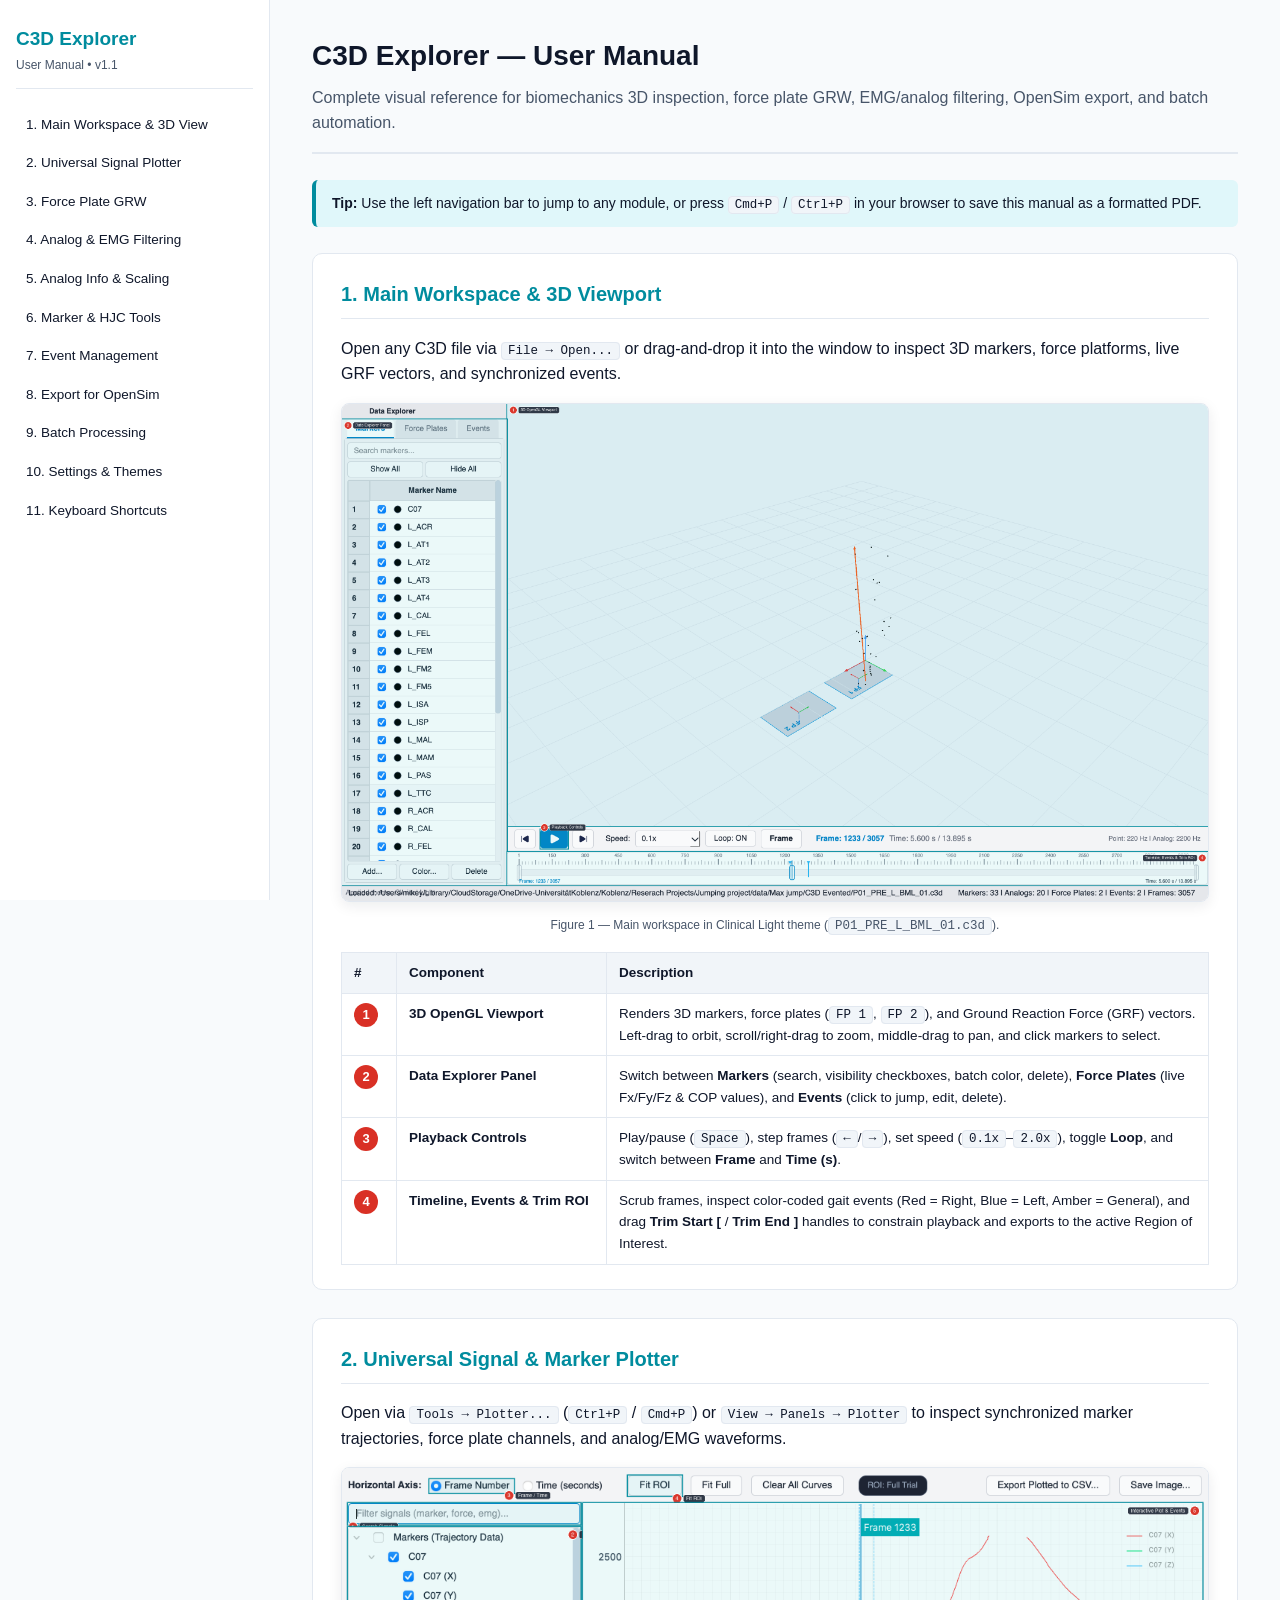
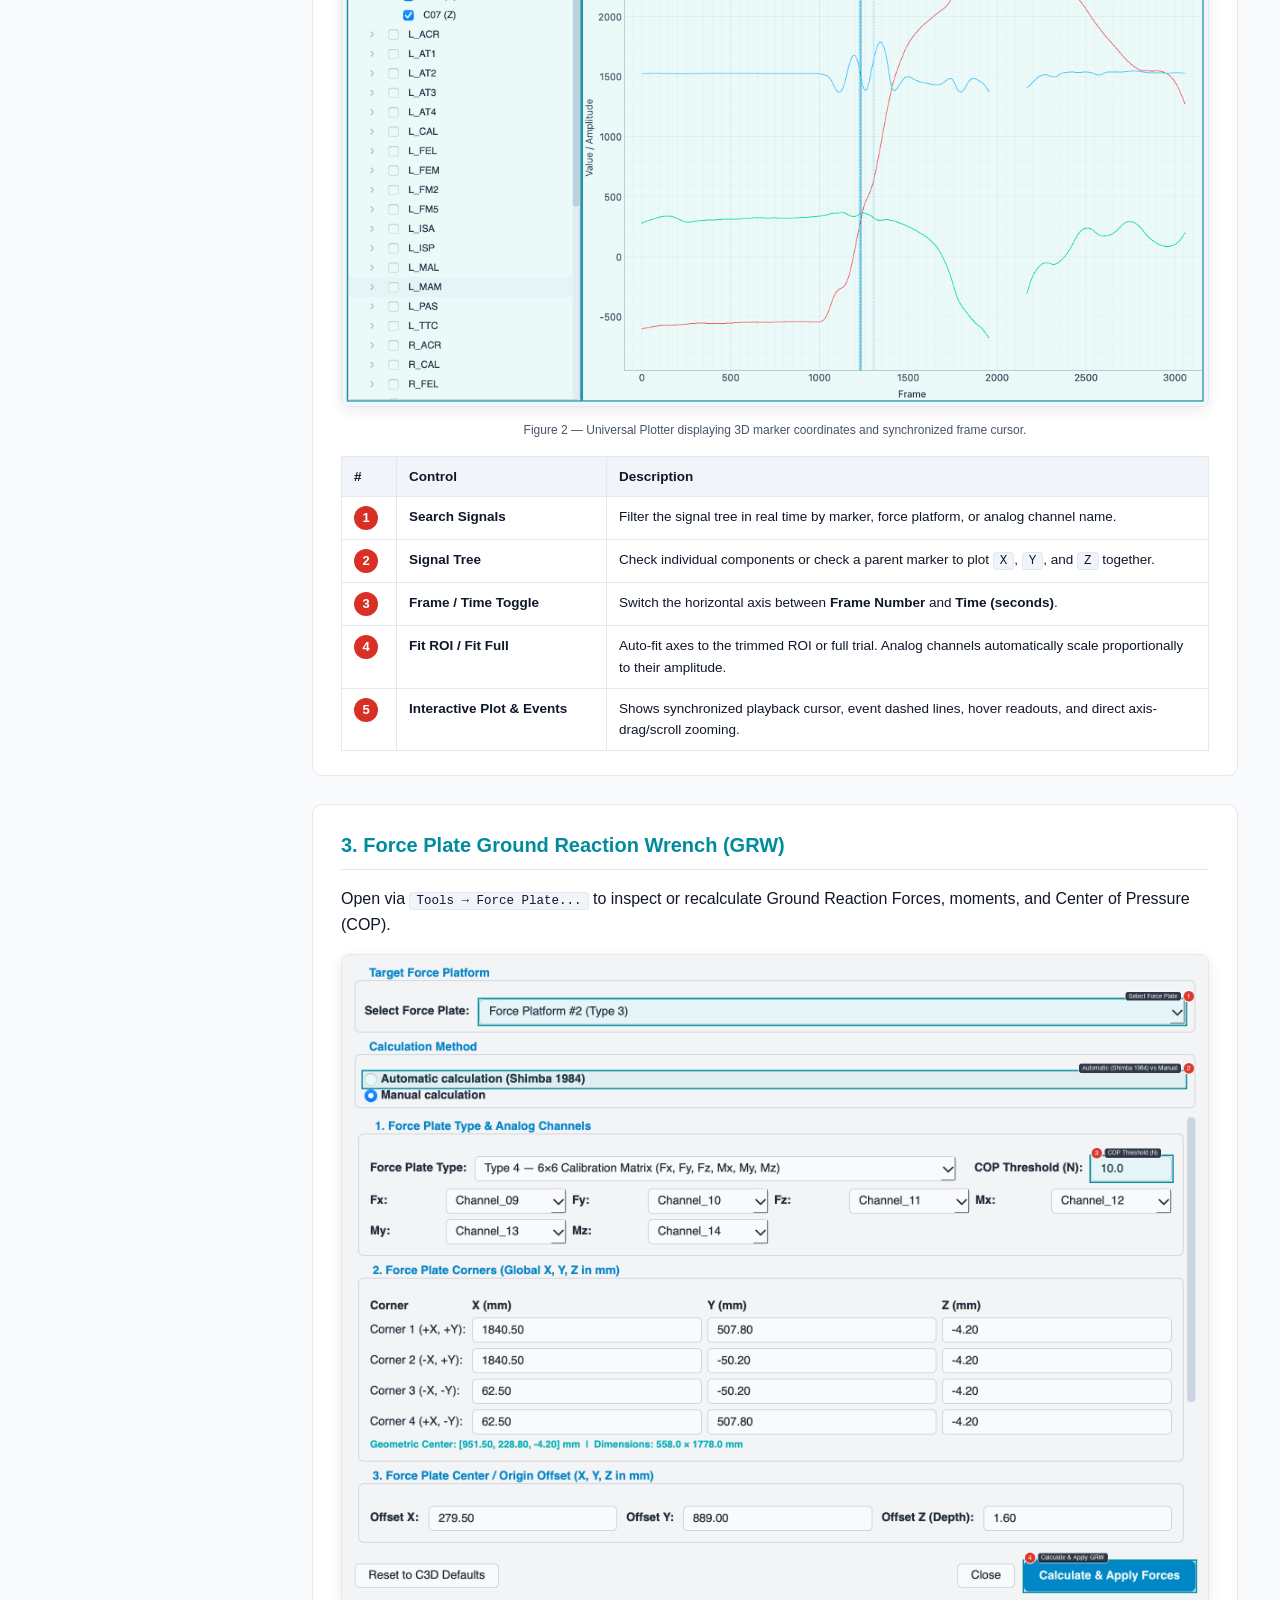
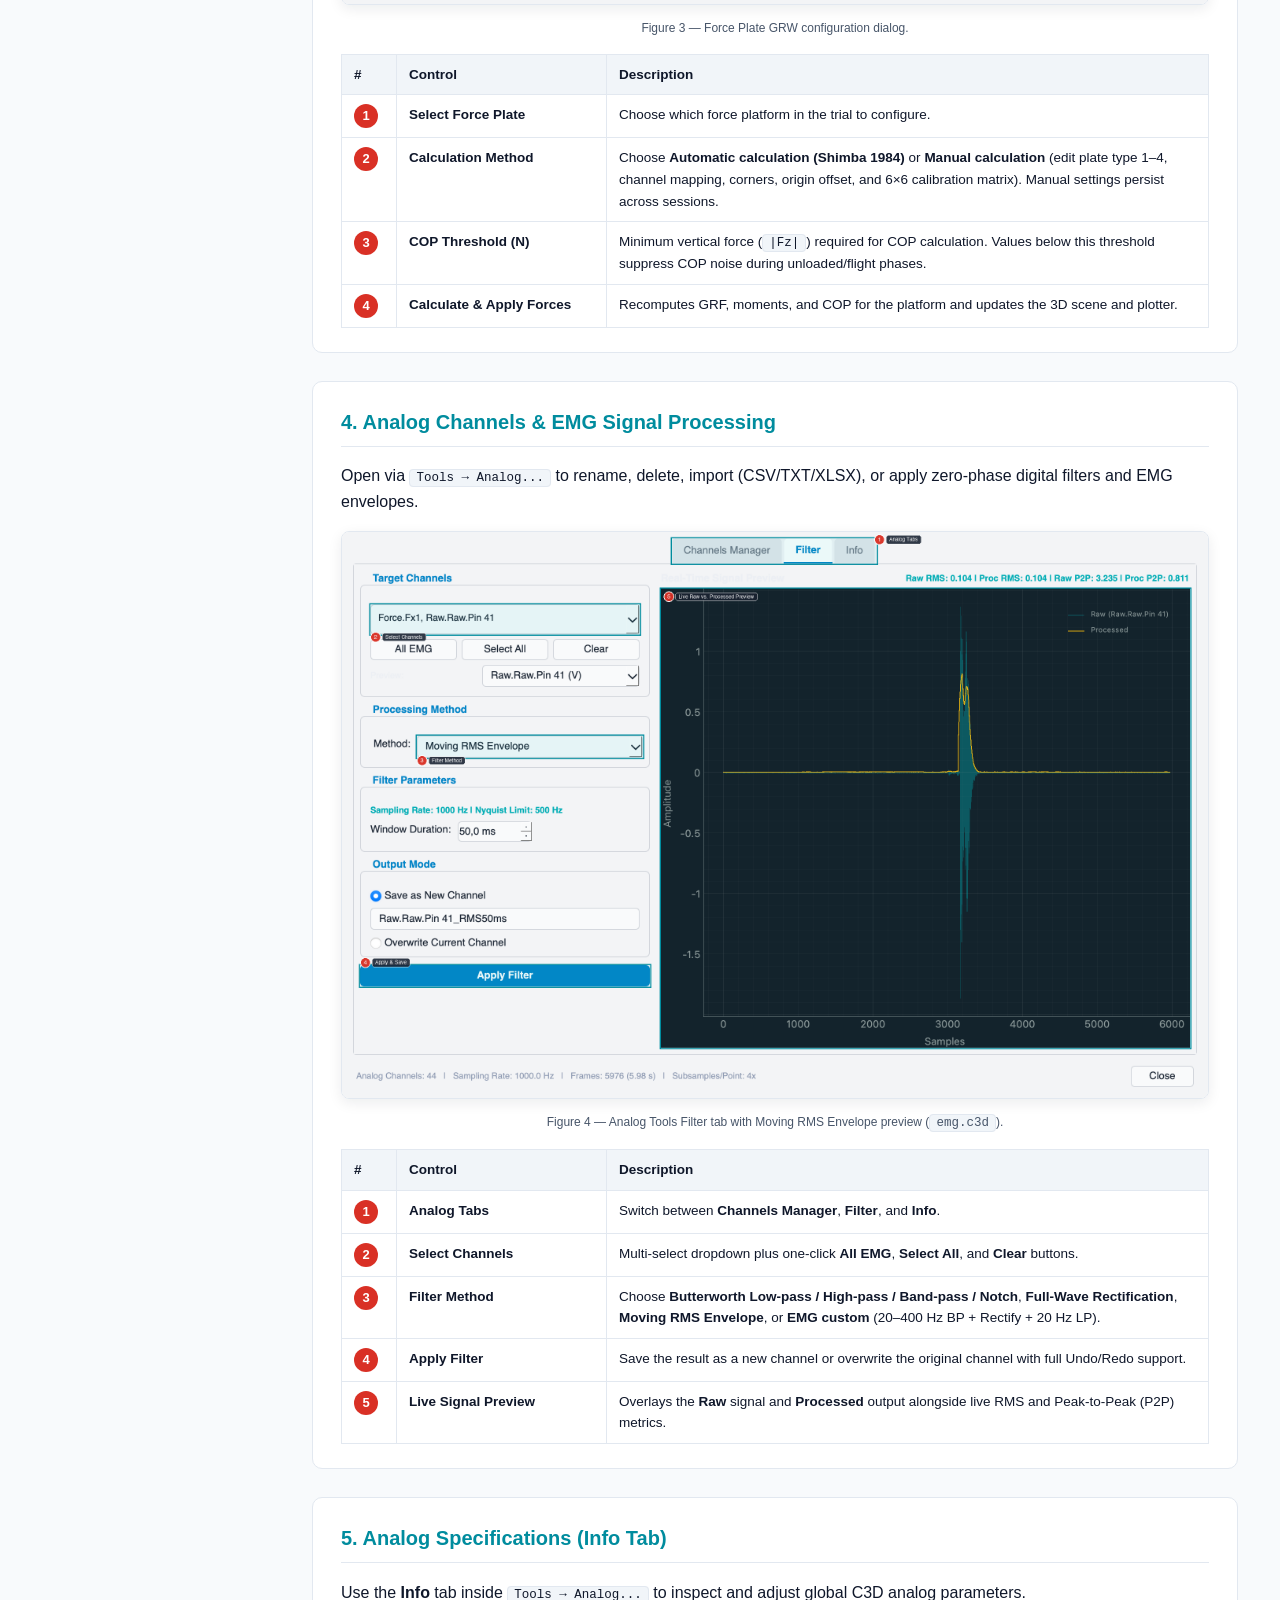
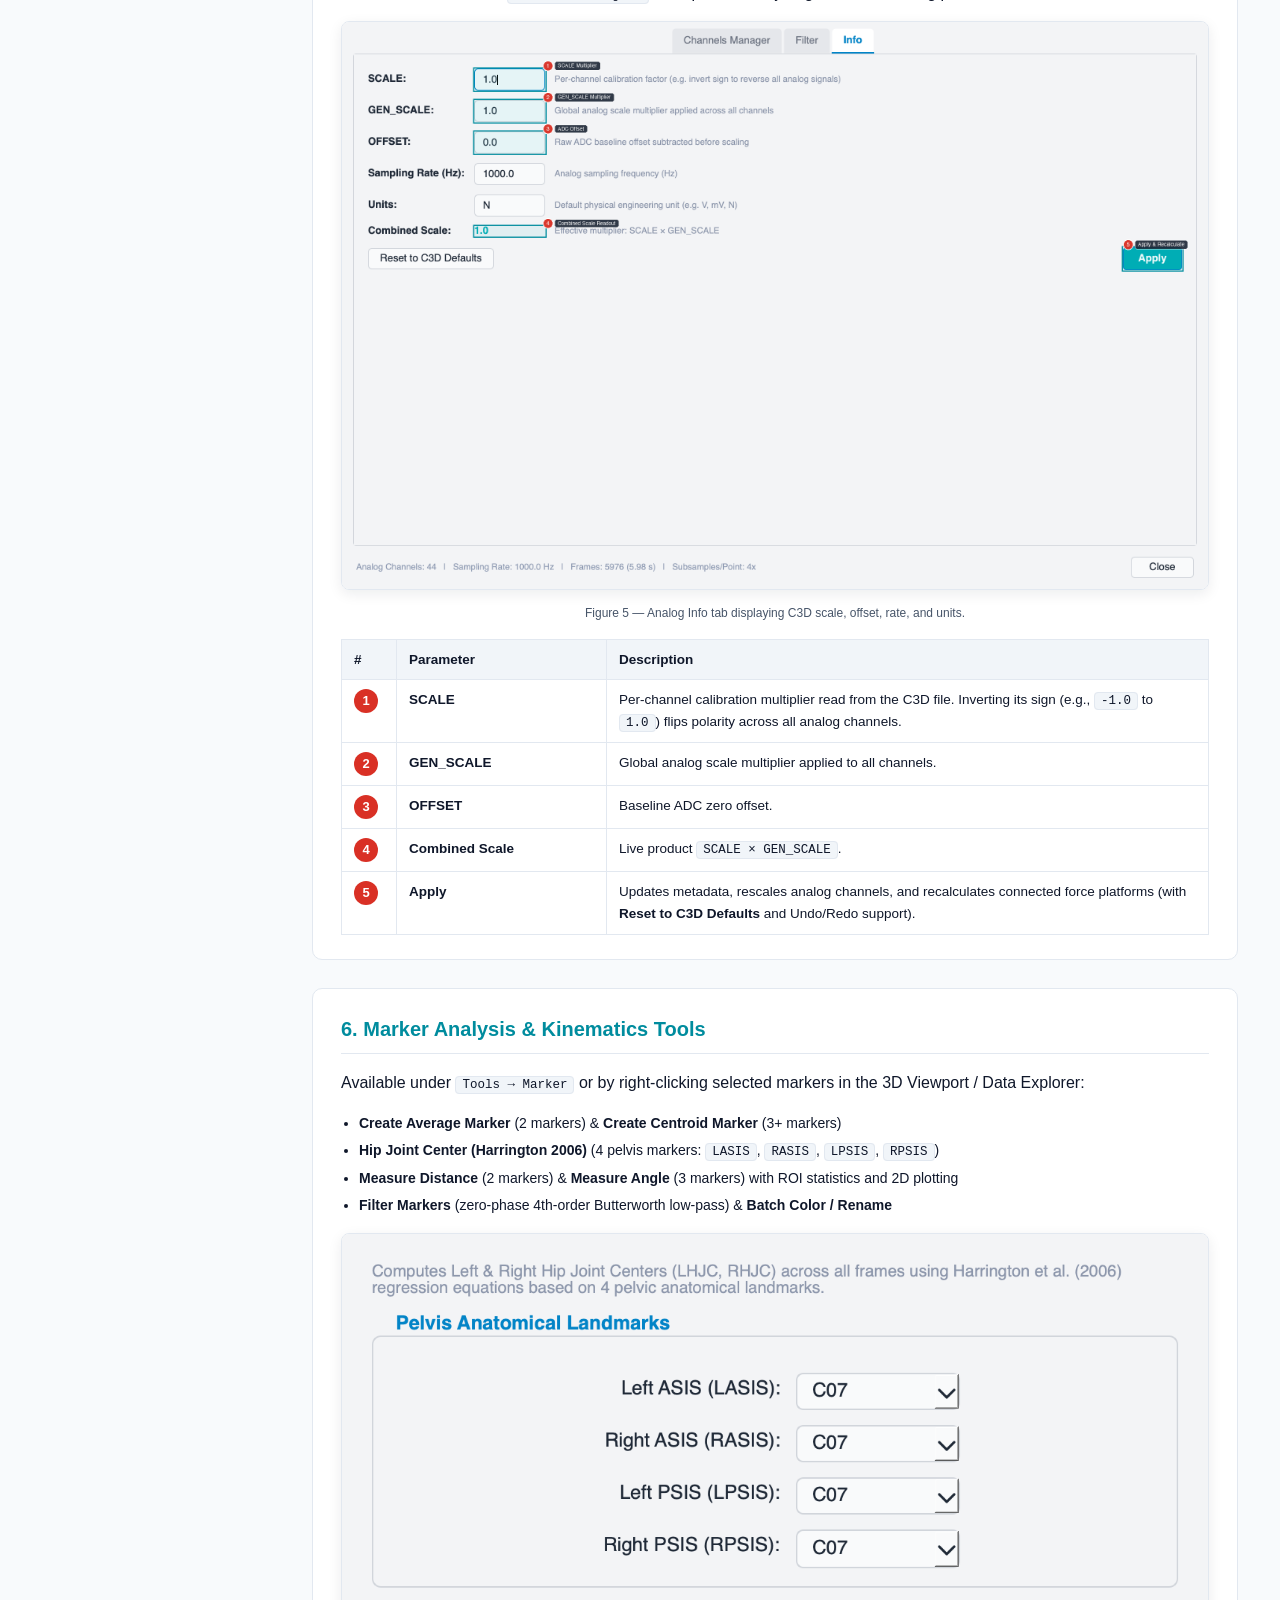
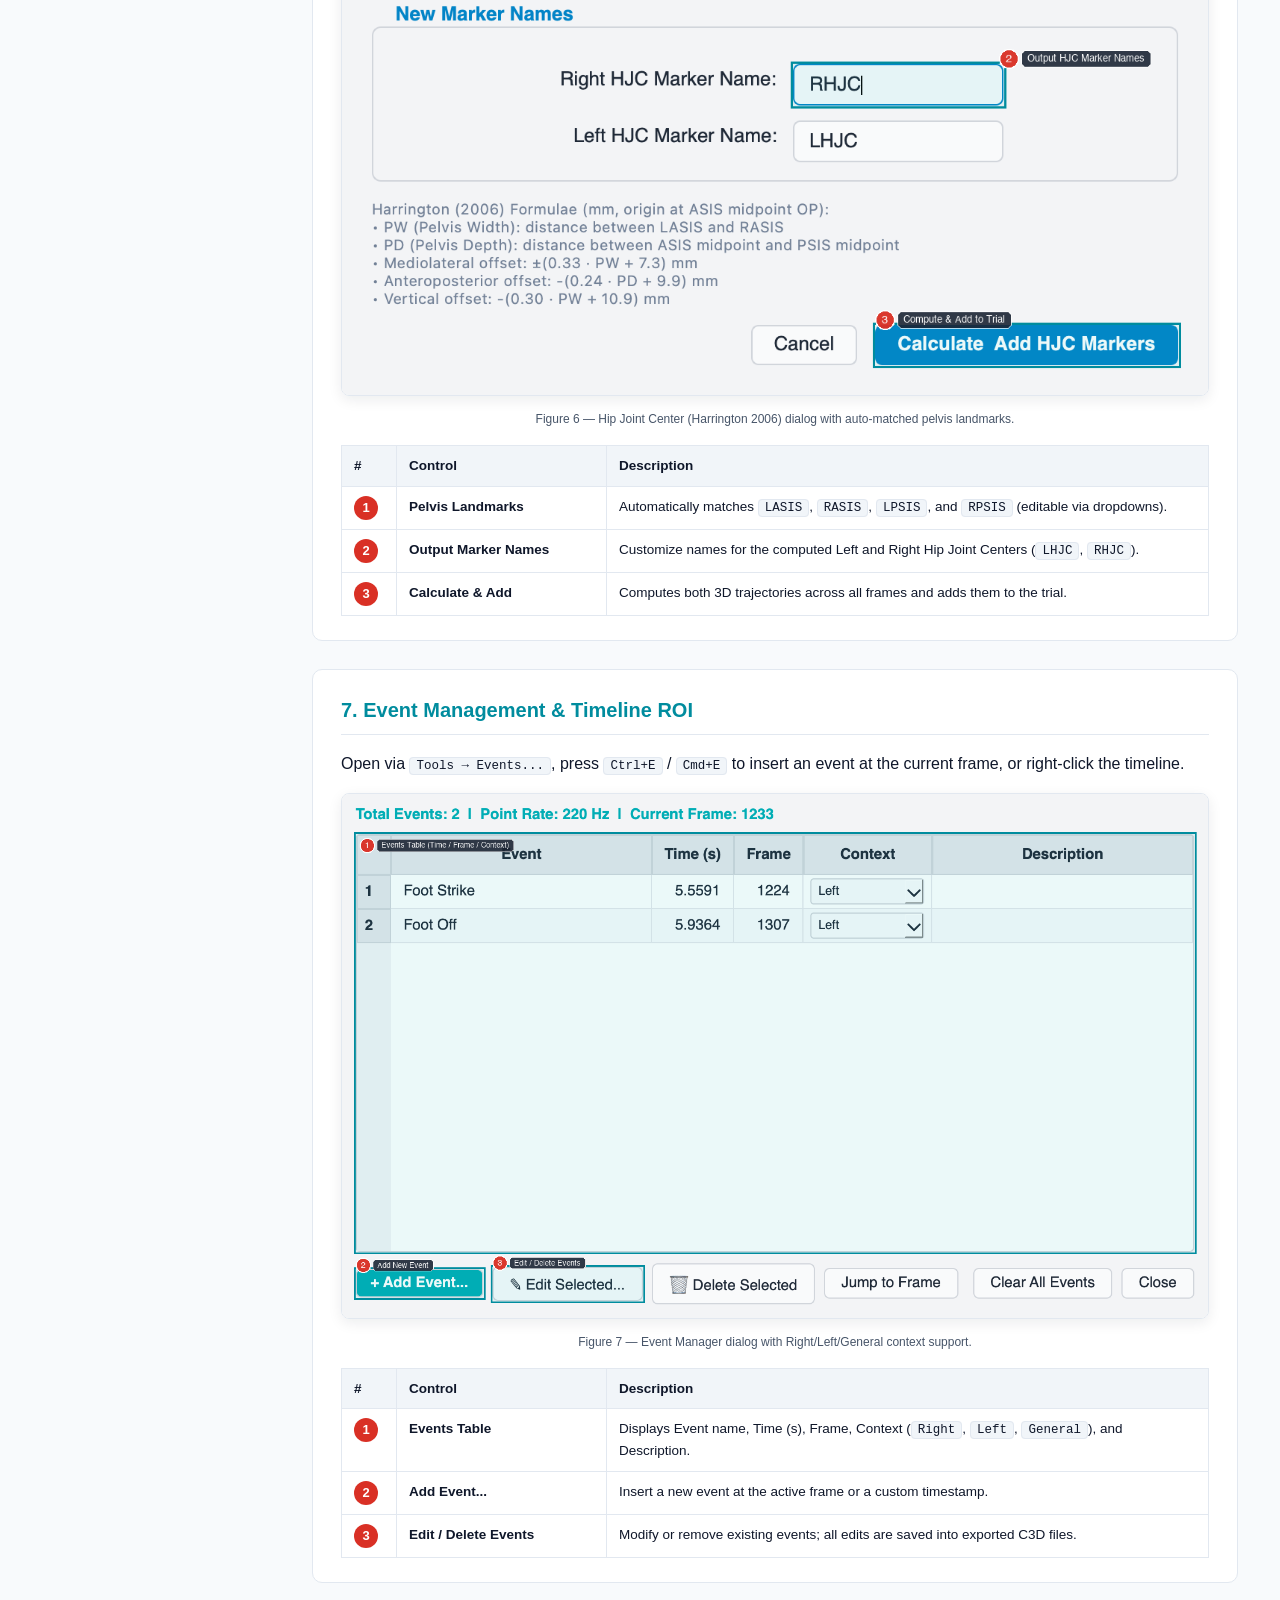
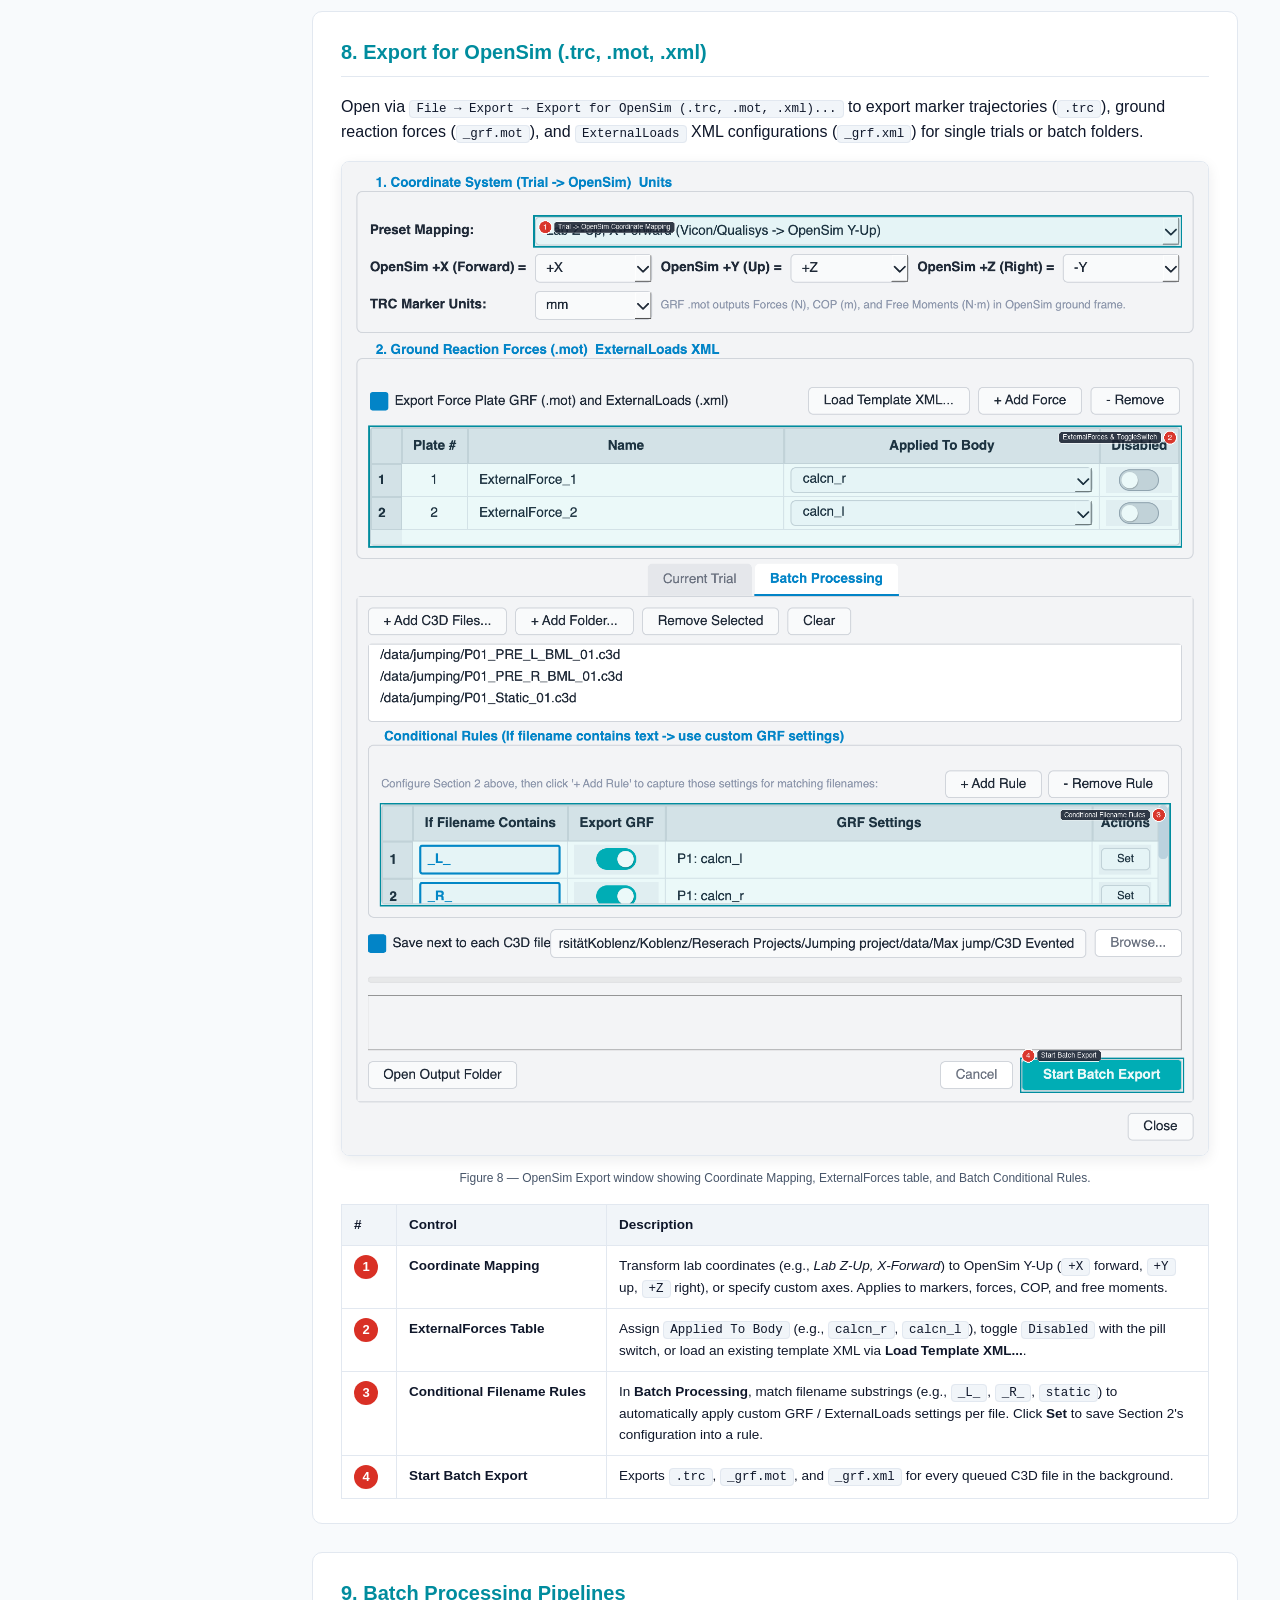
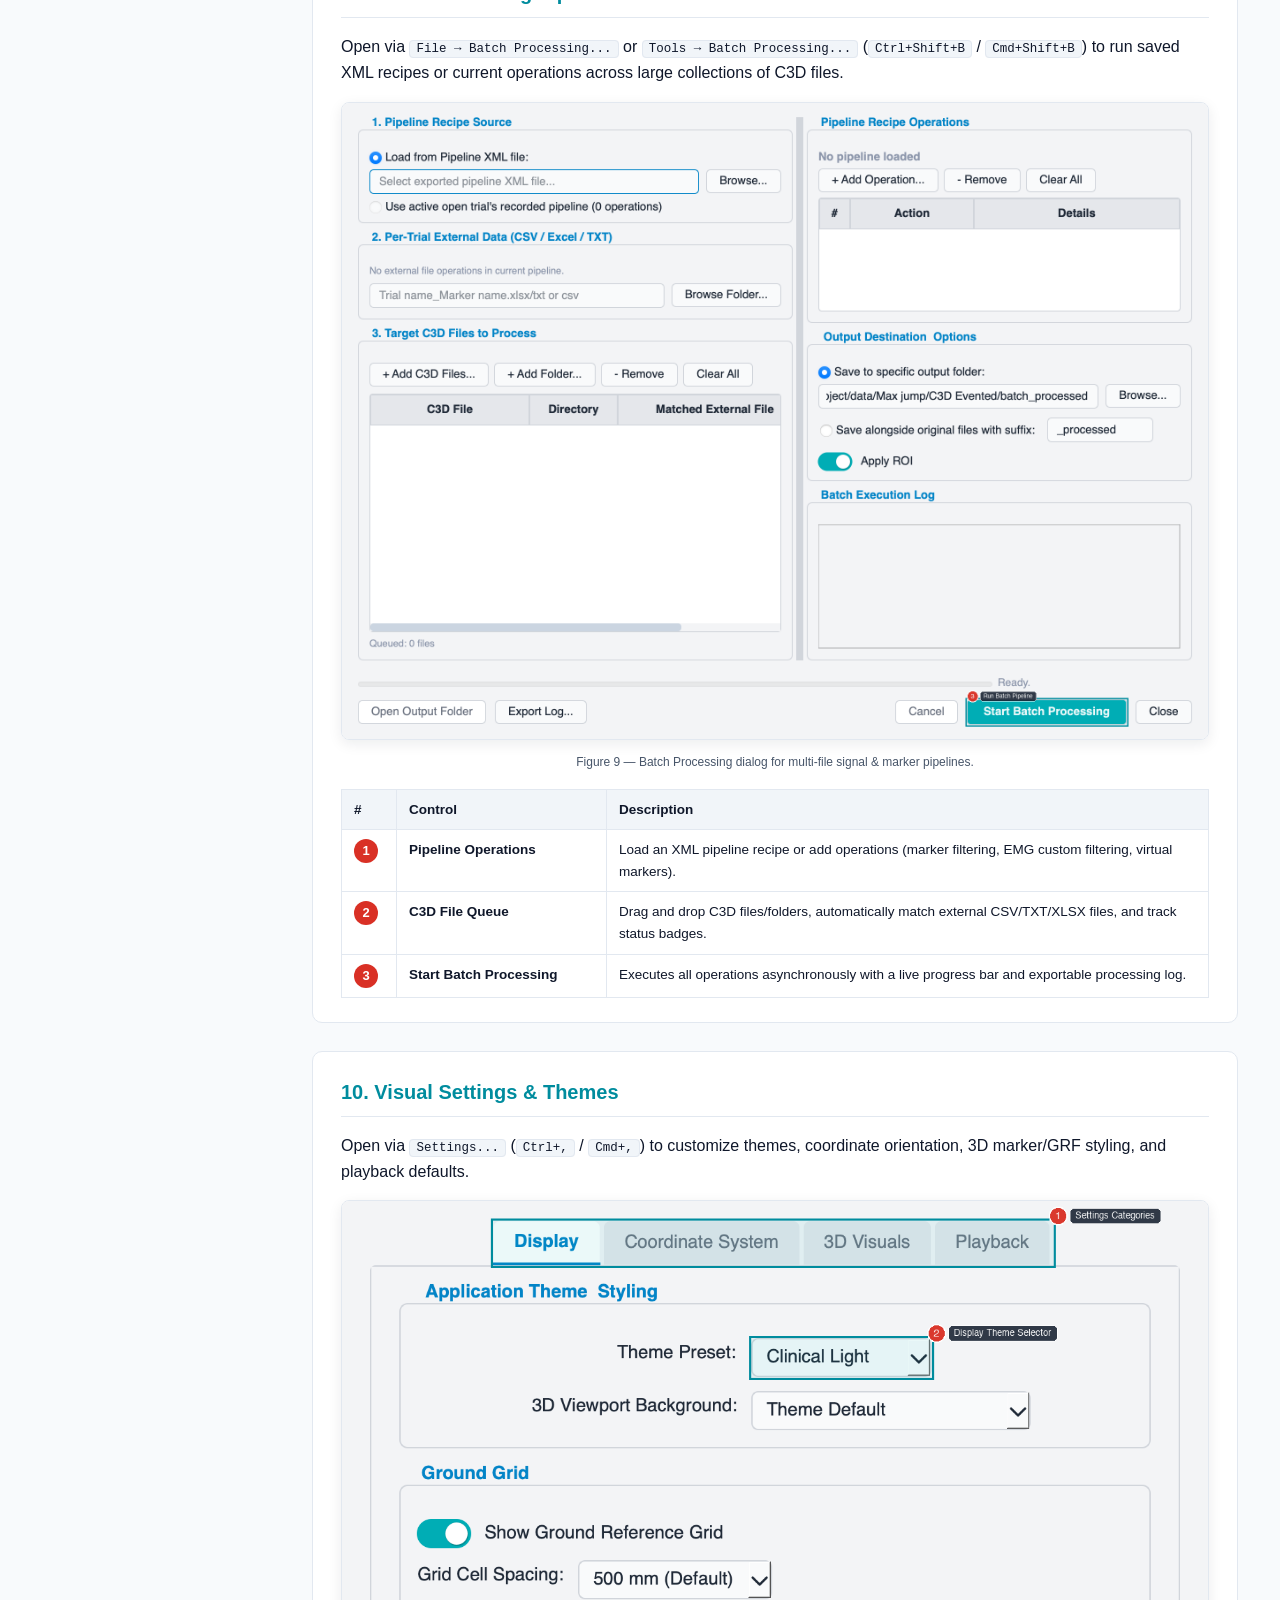
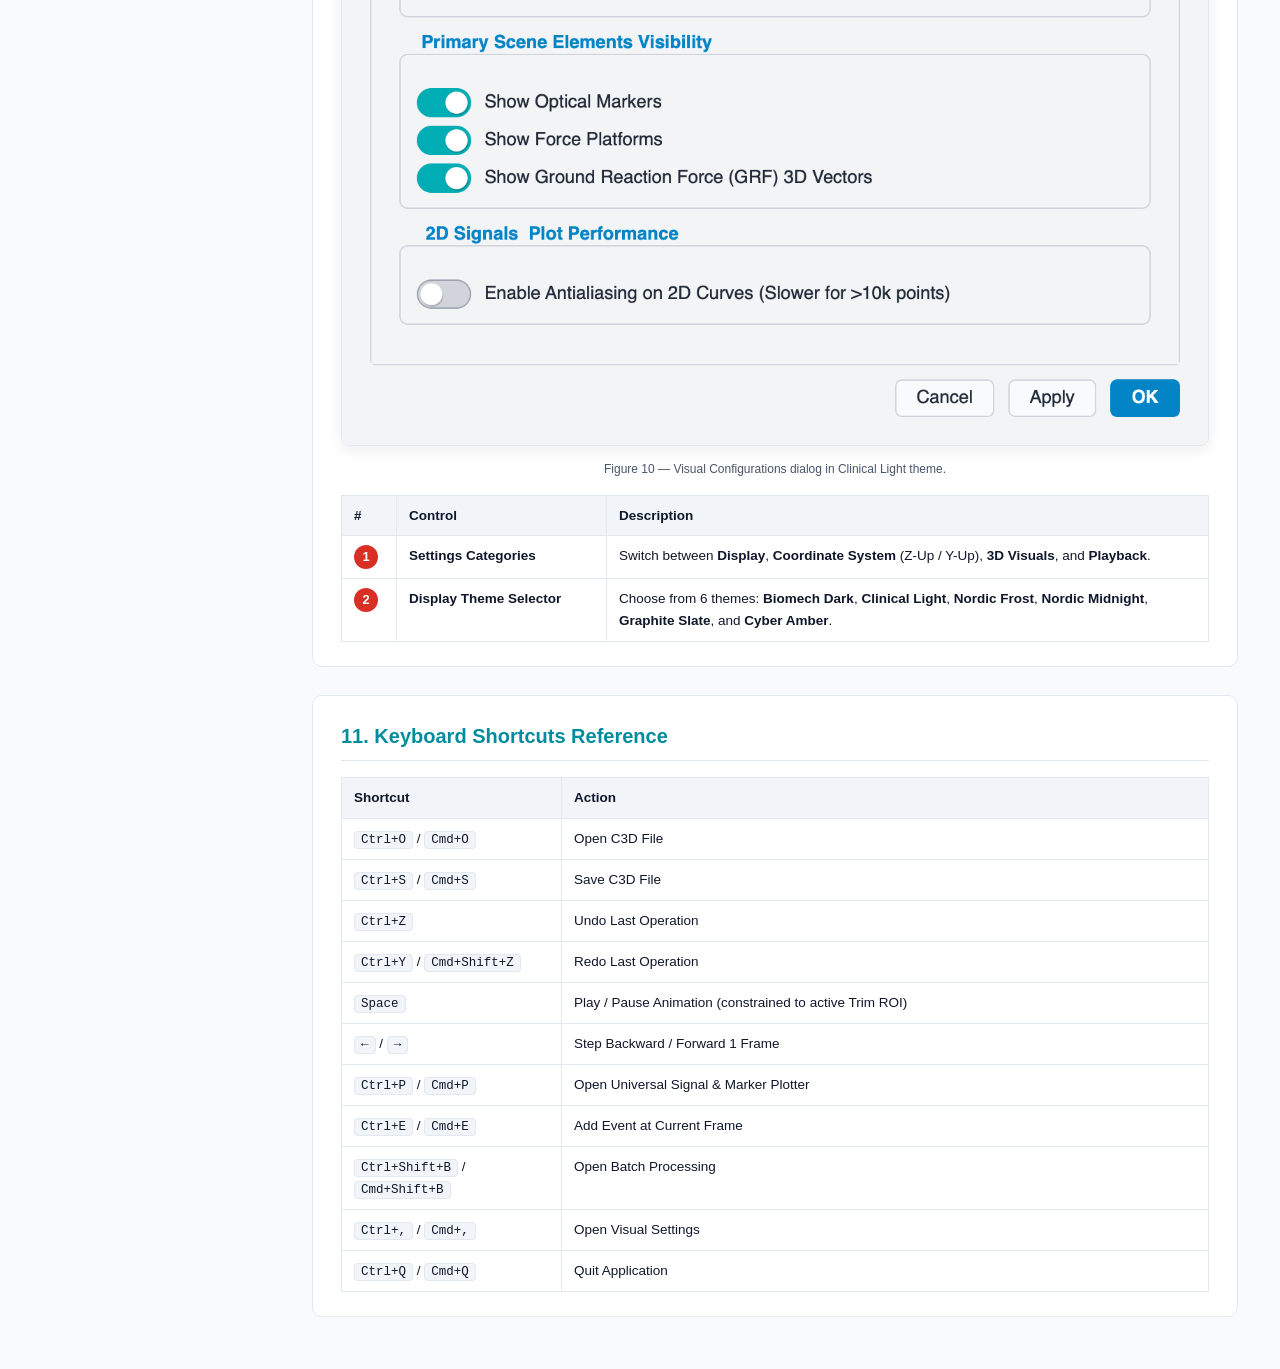
<file: docs/USER_MANUAL.html>
<!DOCTYPE html>
<html lang="en">
<head>
  <meta charset="UTF-8" />
  <meta name="viewport" content="width=device-width, initial-scale=1.0" />
  <title>C3D Explorer — Complete User Manual (v1.1)</title>
  <style>
    :root {
      --bg: #f8fafc;
      --surface: #ffffff;
      --border: #e2e8f0;
      --text: #0f172a;
      --muted: #475569;
      --accent: #008c9e;
      --accent-soft: #e0f7fa;
      --badge: #d93025;
    }
    * { box-sizing: border-box; }
    html { scroll-behavior: smooth; }
    body {
      margin: 0;
      font-family: -apple-system, BlinkMacSystemFont, "Segoe UI", Roboto, Helvetica, Arial, sans-serif;
      background: var(--bg);
      color: var(--text);
      line-height: 1.6;
    }
    .layout {
      display: grid;
      grid-template-columns: 270px 1fr;
      min-height: 100vh;
    }
    aside {
      background: var(--surface);
      border-right: 1px solid var(--border);
      padding: 24px 16px;
      position: sticky;
      top: 0;
      height: 100vh;
      overflow-y: auto;
    }
    .brand {
      font-size: 19px;
      font-weight: 700;
      color: var(--accent);
      margin-bottom: 2px;
    }
    .version {
      font-size: 12px;
      color: var(--muted);
      margin-bottom: 18px;
      padding-bottom: 12px;
      border-bottom: 1px solid var(--border);
    }
    nav a {
      display: block;
      padding: 7px 10px;
      border-radius: 6px;
      color: var(--text);
      text-decoration: none;
      font-size: 13.5px;
      margin-bottom: 3px;
    }
    nav a:hover {
      background: var(--accent-soft);
      color: var(--accent);
    }
    main {
      max-width: 1060px;
      padding: 34px 42px;
    }
    header.doc-header {
      border-bottom: 2px solid var(--border);
      padding-bottom: 16px;
      margin-bottom: 26px;
    }
    header.doc-header h1 {
      margin: 0 0 6px 0;
      font-size: 28px;
    }
    .notice {
      background: var(--accent-soft);
      border-left: 4px solid var(--accent);
      padding: 12px 16px;
      border-radius: 6px;
      font-size: 14px;
      margin-bottom: 26px;
    }
    section {
      background: var(--surface);
      border: 1px solid var(--border);
      border-radius: 10px;
      padding: 24px 28px;
      margin-bottom: 28px;
      page-break-inside: avoid;
    }
    section h2 {
      margin-top: 0;
      color: var(--accent);
      font-size: 20px;
      border-bottom: 1px solid var(--border);
      padding-bottom: 8px;
    }
    figure {
      margin: 16px 0;
      text-align: center;
    }
    figure img {
      max-width: 100%;
      border: 1px solid var(--border);
      border-radius: 8px;
      box-shadow: 0 4px 14px rgba(15, 23, 42, 0.08);
    }
    figcaption {
      font-size: 12px;
      color: var(--muted);
      margin-top: 6px;
    }
    table {
      width: 100%;
      border-collapse: collapse;
      margin-top: 12px;
      font-size: 13.5px;
    }
    th, td {
      border: 1px solid var(--border);
      padding: 9px 12px;
      text-align: left;
      vertical-align: top;
    }
    th {
      background: #f1f5f9;
      font-weight: 600;
    }
    .badge {
      display: inline-block;
      width: 24px;
      height: 24px;
      line-height: 24px;
      text-align: center;
      border-radius: 50%;
      background: var(--badge);
      color: #ffffff;
      font-weight: 700;
      font-size: 13px;
    }
    code, kbd {
      background: #f1f5f9;
      border: 1px solid #e2e8f0;
      padding: 1px 6px;
      border-radius: 4px;
      font-size: 12.5px;
    }
    ul.compact { margin: 8px 0 0 18px; padding: 0; }
    ul.compact li { margin-bottom: 5px; font-size: 14px; }
    @media print {
      aside { display: none; }
      .layout { display: block; }
      main { max-width: 100%; padding: 0; }
      body { background: #ffffff; }
      section { border: none; padding: 10px 0; margin-bottom: 18px; }
      .notice { display: none; }
    }
  </style>
</head>
<body>
  <div class="layout">
    <aside>
      <div class="brand">C3D Explorer</div>
      <div class="version">User Manual &bull; v1.1</div>
      <nav>
        <a href="#workspace">1. Main Workspace &amp; 3D View</a>
        <a href="#plotter">2. Universal Signal Plotter</a>
        <a href="#forceplate">3. Force Plate GRW</a>
        <a href="#analog-filter">4. Analog &amp; EMG Filtering</a>
        <a href="#analog-info">5. Analog Info &amp; Scaling</a>
        <a href="#markers">6. Marker &amp; HJC Tools</a>
        <a href="#events">7. Event Management</a>
        <a href="#opensim">8. Export for OpenSim</a>
        <a href="#batch">9. Batch Processing</a>
        <a href="#settings">10. Settings &amp; Themes</a>
        <a href="#shortcuts">11. Keyboard Shortcuts</a>
      </nav>
    </aside>

    <main>
      <header class="doc-header">
        <h1>C3D Explorer — User Manual</h1>
        <p style="color: var(--muted); margin: 0;">Complete visual reference for biomechanics 3D inspection, force plate GRW, EMG/analog filtering, OpenSim export, and batch automation.</p>
      </header>

      <div class="notice">
        <strong>Tip:</strong> Use the left navigation bar to jump to any module, or press <kbd>Cmd+P</kbd> / <kbd>Ctrl+P</kbd> in your browser to save this manual as a formatted PDF.
      </div>

      <section id="workspace">
        <h2>1. Main Workspace &amp; 3D Viewport</h2>
        <p>Open any C3D file via <code>File → Open...</code> or drag-and-drop it into the window to inspect 3D markers, force platforms, live GRF vectors, and synchronized events.</p>
        <figure>
          <img src="images/01_main_workspace.png" alt="Main Workspace" />
          <figcaption>Figure 1 — Main workspace in Clinical Light theme (<code>P01_PRE_L_BML_01.c3d</code>).</figcaption>
        </figure>
        <table>
          <thead><tr><th style="width: 55px;">#</th><th style="width: 210px;">Component</th><th>Description</th></tr></thead>
          <tbody>
            <tr><td><span class="badge">1</span></td><td><strong>3D OpenGL Viewport</strong></td><td>Renders 3D markers, force plates (<code>FP 1</code>, <code>FP 2</code>), and Ground Reaction Force (GRF) vectors. Left-drag to orbit, scroll/right-drag to zoom, middle-drag to pan, and click markers to select.</td></tr>
            <tr><td><span class="badge">2</span></td><td><strong>Data Explorer Panel</strong></td><td>Switch between <strong>Markers</strong> (search, visibility checkboxes, batch color, delete), <strong>Force Plates</strong> (live Fx/Fy/Fz &amp; COP values), and <strong>Events</strong> (click to jump, edit, delete).</td></tr>
            <tr><td><span class="badge">3</span></td><td><strong>Playback Controls</strong></td><td>Play/pause (<kbd>Space</kbd>), step frames (<kbd>←</kbd>/<kbd>→</kbd>), set speed (<code>0.1x</code>–<code>2.0x</code>), toggle <strong>Loop</strong>, and switch between <strong>Frame</strong> and <strong>Time (s)</strong>.</td></tr>
            <tr><td><span class="badge">4</span></td><td><strong>Timeline, Events &amp; Trim ROI</strong></td><td>Scrub frames, inspect color-coded gait events (Red = Right, Blue = Left, Amber = General), and drag <strong>Trim Start [</strong> / <strong>Trim End ]</strong> handles to constrain playback and exports to the active Region of Interest.</td></tr>
          </tbody>
        </table>
      </section>

      <section id="plotter">
        <h2>2. Universal Signal &amp; Marker Plotter</h2>
        <p>Open via <code>Tools → Plotter...</code> (<kbd>Ctrl+P</kbd> / <kbd>Cmd+P</kbd>) or <code>View → Panels → Plotter</code> to inspect synchronized marker trajectories, force plate channels, and analog/EMG waveforms.</p>
        <figure>
          <img src="images/02_universal_plotter.png" alt="Universal Plotter" />
          <figcaption>Figure 2 — Universal Plotter displaying 3D marker coordinates and synchronized frame cursor.</figcaption>
        </figure>
        <table>
          <thead><tr><th style="width: 55px;">#</th><th style="width: 210px;">Control</th><th>Description</th></tr></thead>
          <tbody>
            <tr><td><span class="badge">1</span></td><td><strong>Search Signals</strong></td><td>Filter the signal tree in real time by marker, force platform, or analog channel name.</td></tr>
            <tr><td><span class="badge">2</span></td><td><strong>Signal Tree</strong></td><td>Check individual components or check a parent marker to plot <code>X</code>, <code>Y</code>, and <code>Z</code> together.</td></tr>
            <tr><td><span class="badge">3</span></td><td><strong>Frame / Time Toggle</strong></td><td>Switch the horizontal axis between <strong>Frame Number</strong> and <strong>Time (seconds)</strong>.</td></tr>
            <tr><td><span class="badge">4</span></td><td><strong>Fit ROI / Fit Full</strong></td><td>Auto-fit axes to the trimmed ROI or full trial. Analog channels automatically scale proportionally to their amplitude.</td></tr>
            <tr><td><span class="badge">5</span></td><td><strong>Interactive Plot &amp; Events</strong></td><td>Shows synchronized playback cursor, event dashed lines, hover readouts, and direct axis-drag/scroll zooming.</td></tr>
          </tbody>
        </table>
      </section>

      <section id="forceplate">
        <h2>3. Force Plate Ground Reaction Wrench (GRW)</h2>
        <p>Open via <code>Tools → Force Plate...</code> to inspect or recalculate Ground Reaction Forces, moments, and Center of Pressure (COP).</p>
        <figure>
          <img src="images/03_force_plate_grw.png" alt="Force Plate GRW Dialog" />
          <figcaption>Figure 3 — Force Plate GRW configuration dialog.</figcaption>
        </figure>
        <table>
          <thead><tr><th style="width: 55px;">#</th><th style="width: 210px;">Control</th><th>Description</th></tr></thead>
          <tbody>
            <tr><td><span class="badge">1</span></td><td><strong>Select Force Plate</strong></td><td>Choose which force platform in the trial to configure.</td></tr>
            <tr><td><span class="badge">2</span></td><td><strong>Calculation Method</strong></td><td>Choose <strong>Automatic calculation (Shimba 1984)</strong> or <strong>Manual calculation</strong> (edit plate type 1–4, channel mapping, corners, origin offset, and 6×6 calibration matrix). Manual settings persist across sessions.</td></tr>
            <tr><td><span class="badge">3</span></td><td><strong>COP Threshold (N)</strong></td><td>Minimum vertical force (<code>|Fz|</code>) required for COP calculation. Values below this threshold suppress COP noise during unloaded/flight phases.</td></tr>
            <tr><td><span class="badge">4</span></td><td><strong>Calculate &amp; Apply Forces</strong></td><td>Recomputes GRF, moments, and COP for the platform and updates the 3D scene and plotter.</td></tr>
          </tbody>
        </table>
      </section>

      <section id="analog-filter">
        <h2>4. Analog Channels &amp; EMG Signal Processing</h2>
        <p>Open via <code>Tools → Analog...</code> to rename, delete, import (CSV/TXT/XLSX), or apply zero-phase digital filters and EMG envelopes.</p>
        <figure>
          <img src="images/04_analog_emg_filter.png" alt="Analog EMG Filter Tab" />
          <figcaption>Figure 4 — Analog Tools Filter tab with Moving RMS Envelope preview (<code>emg.c3d</code>).</figcaption>
        </figure>
        <table>
          <thead><tr><th style="width: 55px;">#</th><th style="width: 210px;">Control</th><th>Description</th></tr></thead>
          <tbody>
            <tr><td><span class="badge">1</span></td><td><strong>Analog Tabs</strong></td><td>Switch between <strong>Channels Manager</strong>, <strong>Filter</strong>, and <strong>Info</strong>.</td></tr>
            <tr><td><span class="badge">2</span></td><td><strong>Select Channels</strong></td><td>Multi-select dropdown plus one-click <strong>All EMG</strong>, <strong>Select All</strong>, and <strong>Clear</strong> buttons.</td></tr>
            <tr><td><span class="badge">3</span></td><td><strong>Filter Method</strong></td><td>Choose <strong>Butterworth Low-pass / High-pass / Band-pass / Notch</strong>, <strong>Full-Wave Rectification</strong>, <strong>Moving RMS Envelope</strong>, or <strong>EMG custom</strong> (20–400 Hz BP + Rectify + 20 Hz LP).</td></tr>
            <tr><td><span class="badge">4</span></td><td><strong>Apply Filter</strong></td><td>Save the result as a new channel or overwrite the original channel with full Undo/Redo support.</td></tr>
            <tr><td><span class="badge">5</span></td><td><strong>Live Signal Preview</strong></td><td>Overlays the <strong>Raw</strong> signal and <strong>Processed</strong> output alongside live RMS and Peak-to-Peak (P2P) metrics.</td></tr>
          </tbody>
        </table>
      </section>

      <section id="analog-info">
        <h2>5. Analog Specifications (Info Tab)</h2>
        <p>Use the <strong>Info</strong> tab inside <code>Tools → Analog...</code> to inspect and adjust global C3D analog parameters.</p>
        <figure>
          <img src="images/05_analog_info_specs.png" alt="Analog Info Specifications Tab" />
          <figcaption>Figure 5 — Analog Info tab displaying C3D scale, offset, rate, and units.</figcaption>
        </figure>
        <table>
          <thead><tr><th style="width: 55px;">#</th><th style="width: 210px;">Parameter</th><th>Description</th></tr></thead>
          <tbody>
            <tr><td><span class="badge">1</span></td><td><strong>SCALE</strong></td><td>Per-channel calibration multiplier read from the C3D file. Inverting its sign (e.g., <code>-1.0</code> to <code>1.0</code>) flips polarity across all analog channels.</td></tr>
            <tr><td><span class="badge">2</span></td><td><strong>GEN_SCALE</strong></td><td>Global analog scale multiplier applied to all channels.</td></tr>
            <tr><td><span class="badge">3</span></td><td><strong>OFFSET</strong></td><td>Baseline ADC zero offset.</td></tr>
            <tr><td><span class="badge">4</span></td><td><strong>Combined Scale</strong></td><td>Live product <code>SCALE × GEN_SCALE</code>.</td></tr>
            <tr><td><span class="badge">5</span></td><td><strong>Apply</strong></td><td>Updates metadata, rescales analog channels, and recalculates connected force platforms (with <strong>Reset to C3D Defaults</strong> and Undo/Redo support).</td></tr>
          </tbody>
        </table>
      </section>

      <section id="markers">
        <h2>6. Marker Analysis &amp; Kinematics Tools</h2>
        <p>Available under <code>Tools → Marker</code> or by right-clicking selected markers in the 3D Viewport / Data Explorer:</p>
        <ul class="compact">
          <li><strong>Create Average Marker</strong> (2 markers) &amp; <strong>Create Centroid Marker</strong> (3+ markers)</li>
          <li><strong>Hip Joint Center (Harrington 2006)</strong> (4 pelvis markers: <code>LASIS</code>, <code>RASIS</code>, <code>LPSIS</code>, <code>RPSIS</code>)</li>
          <li><strong>Measure Distance</strong> (2 markers) &amp; <strong>Measure Angle</strong> (3 markers) with ROI statistics and 2D plotting</li>
          <li><strong>Filter Markers</strong> (zero-phase 4th-order Butterworth low-pass) &amp; <strong>Batch Color / Rename</strong></li>
        </ul>
        <figure>
          <img src="images/06_marker_hjc_tools.png" alt="Hip Joint Center Dialog" />
          <figcaption>Figure 6 — Hip Joint Center (Harrington 2006) dialog with auto-matched pelvis landmarks.</figcaption>
        </figure>
        <table>
          <thead><tr><th style="width: 55px;">#</th><th style="width: 210px;">Control</th><th>Description</th></tr></thead>
          <tbody>
            <tr><td><span class="badge">1</span></td><td><strong>Pelvis Landmarks</strong></td><td>Automatically matches <code>LASIS</code>, <code>RASIS</code>, <code>LPSIS</code>, and <code>RPSIS</code> (editable via dropdowns).</td></tr>
            <tr><td><span class="badge">2</span></td><td><strong>Output Marker Names</strong></td><td>Customize names for the computed Left and Right Hip Joint Centers (<code>LHJC</code>, <code>RHJC</code>).</td></tr>
            <tr><td><span class="badge">3</span></td><td><strong>Calculate &amp; Add</strong></td><td>Computes both 3D trajectories across all frames and adds them to the trial.</td></tr>
          </tbody>
        </table>
      </section>

      <section id="events">
        <h2>7. Event Management &amp; Timeline ROI</h2>
        <p>Open via <code>Tools → Events...</code>, press <kbd>Ctrl+E</kbd> / <kbd>Cmd+E</kbd> to insert an event at the current frame, or right-click the timeline.</p>
        <figure>
          <img src="images/07_event_manager.png" alt="Event Manager Dialog" />
          <figcaption>Figure 7 — Event Manager dialog with Right/Left/General context support.</figcaption>
        </figure>
        <table>
          <thead><tr><th style="width: 55px;">#</th><th style="width: 210px;">Control</th><th>Description</th></tr></thead>
          <tbody>
            <tr><td><span class="badge">1</span></td><td><strong>Events Table</strong></td><td>Displays Event name, Time (s), Frame, Context (<code>Right</code>, <code>Left</code>, <code>General</code>), and Description.</td></tr>
            <tr><td><span class="badge">2</span></td><td><strong>Add Event...</strong></td><td>Insert a new event at the active frame or a custom timestamp.</td></tr>
            <tr><td><span class="badge">3</span></td><td><strong>Edit / Delete Events</strong></td><td>Modify or remove existing events; all edits are saved into exported C3D files.</td></tr>
          </tbody>
        </table>
      </section>

      <section id="opensim">
        <h2>8. Export for OpenSim (.trc, .mot, .xml)</h2>
        <p>Open via <code>File → Export → Export for OpenSim (.trc, .mot, .xml)...</code> to export marker trajectories (<code>.trc</code>), ground reaction forces (<code>_grf.mot</code>), and <code>ExternalLoads</code> XML configurations (<code>_grf.xml</code>) for single trials or batch folders.</p>
        <figure>
          <img src="images/08_opensim_export.png" alt="OpenSim Export Dialog" />
          <figcaption>Figure 8 — OpenSim Export window showing Coordinate Mapping, ExternalForces table, and Batch Conditional Rules.</figcaption>
        </figure>
        <table>
          <thead><tr><th style="width: 55px;">#</th><th style="width: 210px;">Control</th><th>Description</th></tr></thead>
          <tbody>
            <tr><td><span class="badge">1</span></td><td><strong>Coordinate Mapping</strong></td><td>Transform lab coordinates (e.g., <em>Lab Z-Up, X-Forward</em>) to OpenSim Y-Up (<code>+X</code> forward, <code>+Y</code> up, <code>+Z</code> right), or specify custom axes. Applies to markers, forces, COP, and free moments.</td></tr>
            <tr><td><span class="badge">2</span></td><td><strong>ExternalForces Table</strong></td><td>Assign <code>Applied To Body</code> (e.g., <code>calcn_r</code>, <code>calcn_l</code>), toggle <code>Disabled</code> with the pill switch, or load an existing template XML via <strong>Load Template XML...</strong>.</td></tr>
            <tr><td><span class="badge">3</span></td><td><strong>Conditional Filename Rules</strong></td><td>In <strong>Batch Processing</strong>, match filename substrings (e.g., <code>_L_</code>, <code>_R_</code>, <code>static</code>) to automatically apply custom GRF / ExternalLoads settings per file. Click <strong>Set</strong> to save Section 2's configuration into a rule.</td></tr>
            <tr><td><span class="badge">4</span></td><td><strong>Start Batch Export</strong></td><td>Exports <code>.trc</code>, <code>_grf.mot</code>, and <code>_grf.xml</code> for every queued C3D file in the background.</td></tr>
          </tbody>
        </table>
      </section>

      <section id="batch">
        <h2>9. Batch Processing Pipelines</h2>
        <p>Open via <code>File → Batch Processing...</code> or <code>Tools → Batch Processing...</code> (<kbd>Ctrl+Shift+B</kbd> / <kbd>Cmd+Shift+B</kbd>) to run saved XML recipes or current operations across large collections of C3D files.</p>
        <figure>
          <img src="images/09_batch_processing.png" alt="Batch Processing Dialog" />
          <figcaption>Figure 9 — Batch Processing dialog for multi-file signal &amp; marker pipelines.</figcaption>
        </figure>
        <table>
          <thead><tr><th style="width: 55px;">#</th><th style="width: 210px;">Control</th><th>Description</th></tr></thead>
          <tbody>
            <tr><td><span class="badge">1</span></td><td><strong>Pipeline Operations</strong></td><td>Load an XML pipeline recipe or add operations (marker filtering, EMG custom filtering, virtual markers).</td></tr>
            <tr><td><span class="badge">2</span></td><td><strong>C3D File Queue</strong></td><td>Drag and drop C3D files/folders, automatically match external CSV/TXT/XLSX files, and track status badges.</td></tr>
            <tr><td><span class="badge">3</span></td><td><strong>Start Batch Processing</strong></td><td>Executes all operations asynchronously with a live progress bar and exportable processing log.</td></tr>
          </tbody>
        </table>
      </section>

      <section id="settings">
        <h2>10. Visual Settings &amp; Themes</h2>
        <p>Open via <code>Settings...</code> (<kbd>Ctrl+,</kbd> / <kbd>Cmd+,</kbd>) to customize themes, coordinate orientation, 3D marker/GRF styling, and playback defaults.</p>
        <figure>
          <img src="images/10_settings_themes.png" alt="Settings Dialog" />
          <figcaption>Figure 10 — Visual Configurations dialog in Clinical Light theme.</figcaption>
        </figure>
        <table>
          <thead><tr><th style="width: 55px;">#</th><th style="width: 210px;">Control</th><th>Description</th></tr></thead>
          <tbody>
            <tr><td><span class="badge">1</span></td><td><strong>Settings Categories</strong></td><td>Switch between <strong>Display</strong>, <strong>Coordinate System</strong> (Z-Up / Y-Up), <strong>3D Visuals</strong>, and <strong>Playback</strong>.</td></tr>
            <tr><td><span class="badge">2</span></td><td><strong>Display Theme Selector</strong></td><td>Choose from 6 themes: <strong>Biomech Dark</strong>, <strong>Clinical Light</strong>, <strong>Nordic Frost</strong>, <strong>Nordic Midnight</strong>, <strong>Graphite Slate</strong>, and <strong>Cyber Amber</strong>.</td></tr>
          </tbody>
        </table>
      </section>

      <section id="shortcuts">
        <h2>11. Keyboard Shortcuts Reference</h2>
        <table>
          <thead><tr><th style="width: 220px;">Shortcut</th><th>Action</th></tr></thead>
          <tbody>
            <tr><td><kbd>Ctrl+O</kbd> / <kbd>Cmd+O</kbd></td><td>Open C3D File</td></tr>
            <tr><td><kbd>Ctrl+S</kbd> / <kbd>Cmd+S</kbd></td><td>Save C3D File</td></tr>
            <tr><td><kbd>Ctrl+Z</kbd></td><td>Undo Last Operation</td></tr>
            <tr><td><kbd>Ctrl+Y</kbd> / <kbd>Cmd+Shift+Z</kbd></td><td>Redo Last Operation</td></tr>
            <tr><td><kbd>Space</kbd></td><td>Play / Pause Animation (constrained to active Trim ROI)</td></tr>
            <tr><td><kbd>←</kbd> / <kbd>→</kbd></td><td>Step Backward / Forward 1 Frame</td></tr>
            <tr><td><kbd>Ctrl+P</kbd> / <kbd>Cmd+P</kbd></td><td>Open Universal Signal &amp; Marker Plotter</td></tr>
            <tr><td><kbd>Ctrl+E</kbd> / <kbd>Cmd+E</kbd></td><td>Add Event at Current Frame</td></tr>
            <tr><td><kbd>Ctrl+Shift+B</kbd> / <kbd>Cmd+Shift+B</kbd></td><td>Open Batch Processing</td></tr>
            <tr><td><kbd>Ctrl+,</kbd> / <kbd>Cmd+,</kbd></td><td>Open Visual Settings</td></tr>
            <tr><td><kbd>Ctrl+Q</kbd> / <kbd>Cmd+Q</kbd></td><td>Quit Application</td></tr>
          </tbody>
        </table>
      </section>
    </main>
  </div>
</body>
</html>
</file>
